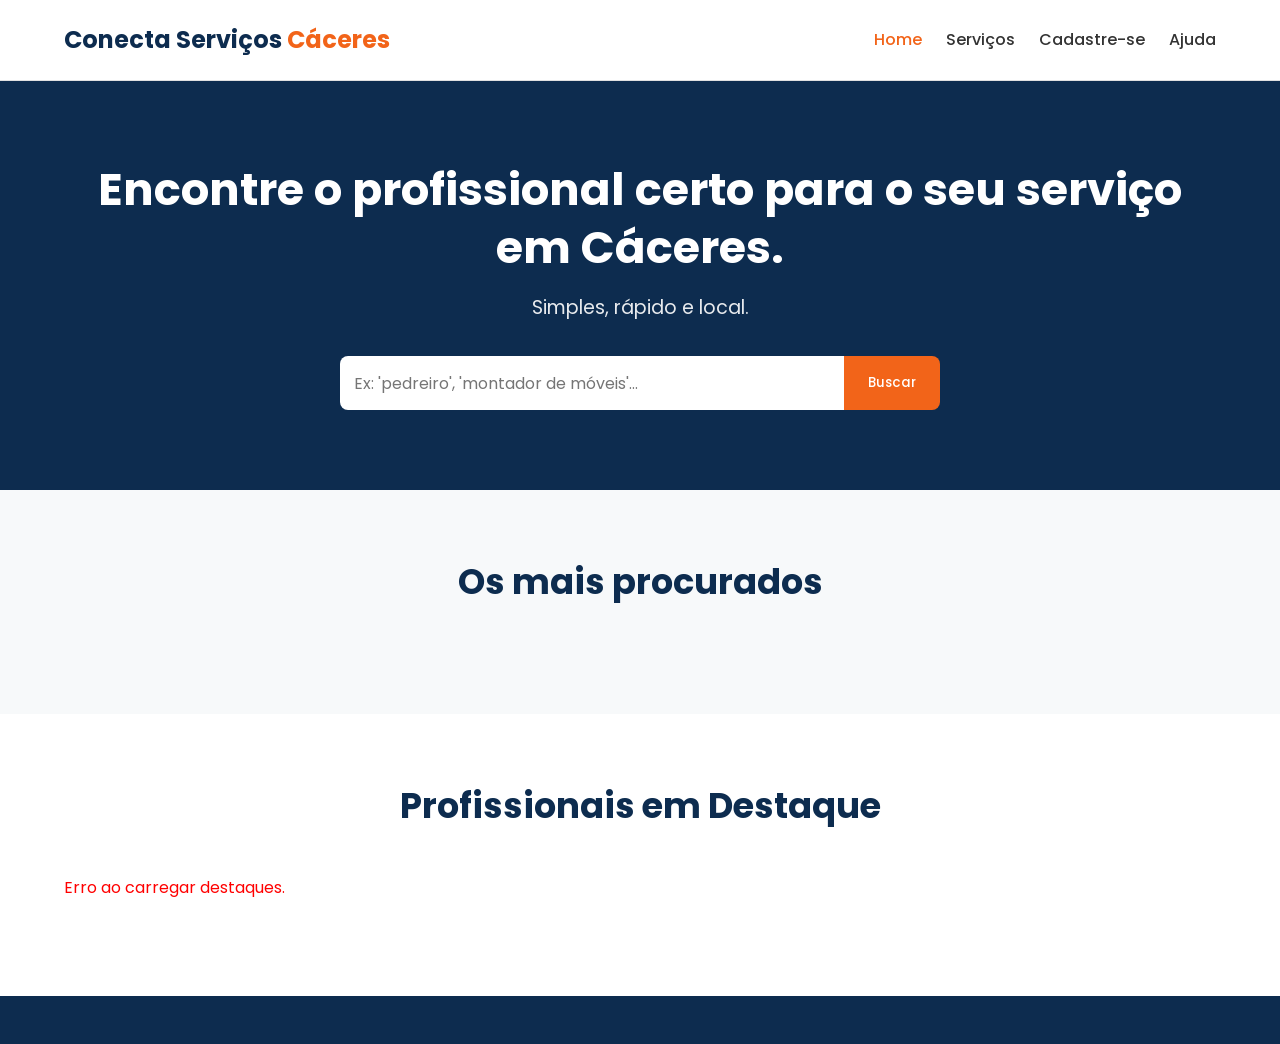
<file: catalogo/index.html>
<!DOCTYPE html>
<html lang="pt-br">
<head>
    <meta charset="UTF-8">
    <meta name="viewport" content="width=device-width, initial-scale=1.0">
    <title>Conecta Serviços Cáceres - Encontre Profissionais Locais</title>
    <link rel="preconnect" href="https://fonts.googleapis.com">
    <link rel="preconnect" href="https://fonts.gstatic.com" crossorigin>
    <link href="https://fonts.googleapis.com/css2?family=Poppins:wght@400;500;700&display=swap" rel="stylesheet">
    <link rel="stylesheet" href="style.css">
</head>
<body>

    <header class="header">
        <div class="container">
            <nav class="navbar">
                <a href="index.html" class="logo">Conecta Serviços <strong>Cáceres</strong></a>
                <ul class="nav-menu">
                    <li><a href="index.html" class="nav-link active">Home</a></li>
                    <li><a href="servicos.html" class="nav-link">Serviços</a></li>
                    <li><a href="cadastro.html" class="nav-link">Cadastre-se</a></li>
                    <li><a href="ajuda.html" class="nav-link">Ajuda</a></li>
                </ul>
                <div class="hamburger">
                    <span class="bar"></span>
                    <span class="bar"></span>
                    <span class="bar"></span>
                </div>
            </nav>
        </div>
    </header>

    <main>
        <section class="hero">
            <div class="container">
                <h1>Encontre o profissional certo para o seu serviço em Cáceres.</h1>
                <p>Simples, rápido e local.</p>
                <form class="search-bar">
                    <input type="text" placeholder="Ex: 'pedreiro', 'montador de móveis'...">
                    <button type="submit" class="btn btn-primary">Buscar</button>
                </form>
            </div>
        </section>

        <section class="popular-services">
            <div class="container">
                <h2>Os mais procurados</h2>
                <div class="services-grid">
                    </div>
            </div>
        </section>

        <section class="featured-pros">
            <div class="container">
                <h2>Profissionais em Destaque</h2>
                <div class="pros-grid" id="lista-destaques">
                    <p>Carregando destaques...</p>
                </div>
            </div>
        </section>

    </main>

    <footer class="footer">
        </footer>

    <script src="script.js"></script>

    <script>
    document.addEventListener('DOMContentLoaded', async () => {
        const container = document.getElementById('lista-destaques');
        try {
            // Usa o caminho relativo para a API
            const response = await fetch('api/destaques.php');
            const destaques = await response.json();
            
            container.innerHTML = ''; // Limpa "Carregando..."
            
            if (destaques.length === 0) {
                 container.innerHTML = '<p>Nenhum destaque no momento.</p>';
                 return;
            }

            destaques.forEach(servico => {
                const card = document.createElement('article');
                card.className = 'provider-card';
                
                const imageUrl = servico.imagem_url ? servico.imagem_url : 'https://via.placeholder.com/80';
                const telefoneLimpo = servico.telefone.replace(/\D/g, '');
                const local = servico.local_bairro ? servico.local_bairro : 'Cáceres-MT';

                card.innerHTML = `
                    <img src="${imageUrl}" alt="${servico.nome}">
                    <div class="provider-info">
                        <h3>${servico.nome}</h3>
                        <span class="service-tag">${servico.tipo_servico}</span>
                        <span class="location-tag">${local}</span>
                        <a href="https://wa.me/55${telefoneLimpo}" target="_blank" class="btn btn-whatsapp">
                            Chamar no WhatsApp
                        </a>
                    </div>
                `;
                container.appendChild(card);
            });
        } catch (error) {
            container.innerHTML = '<p style="color: red;">Erro ao carregar destaques.</p>';
        }
    });
    </script>
</body>
</html>
</file>
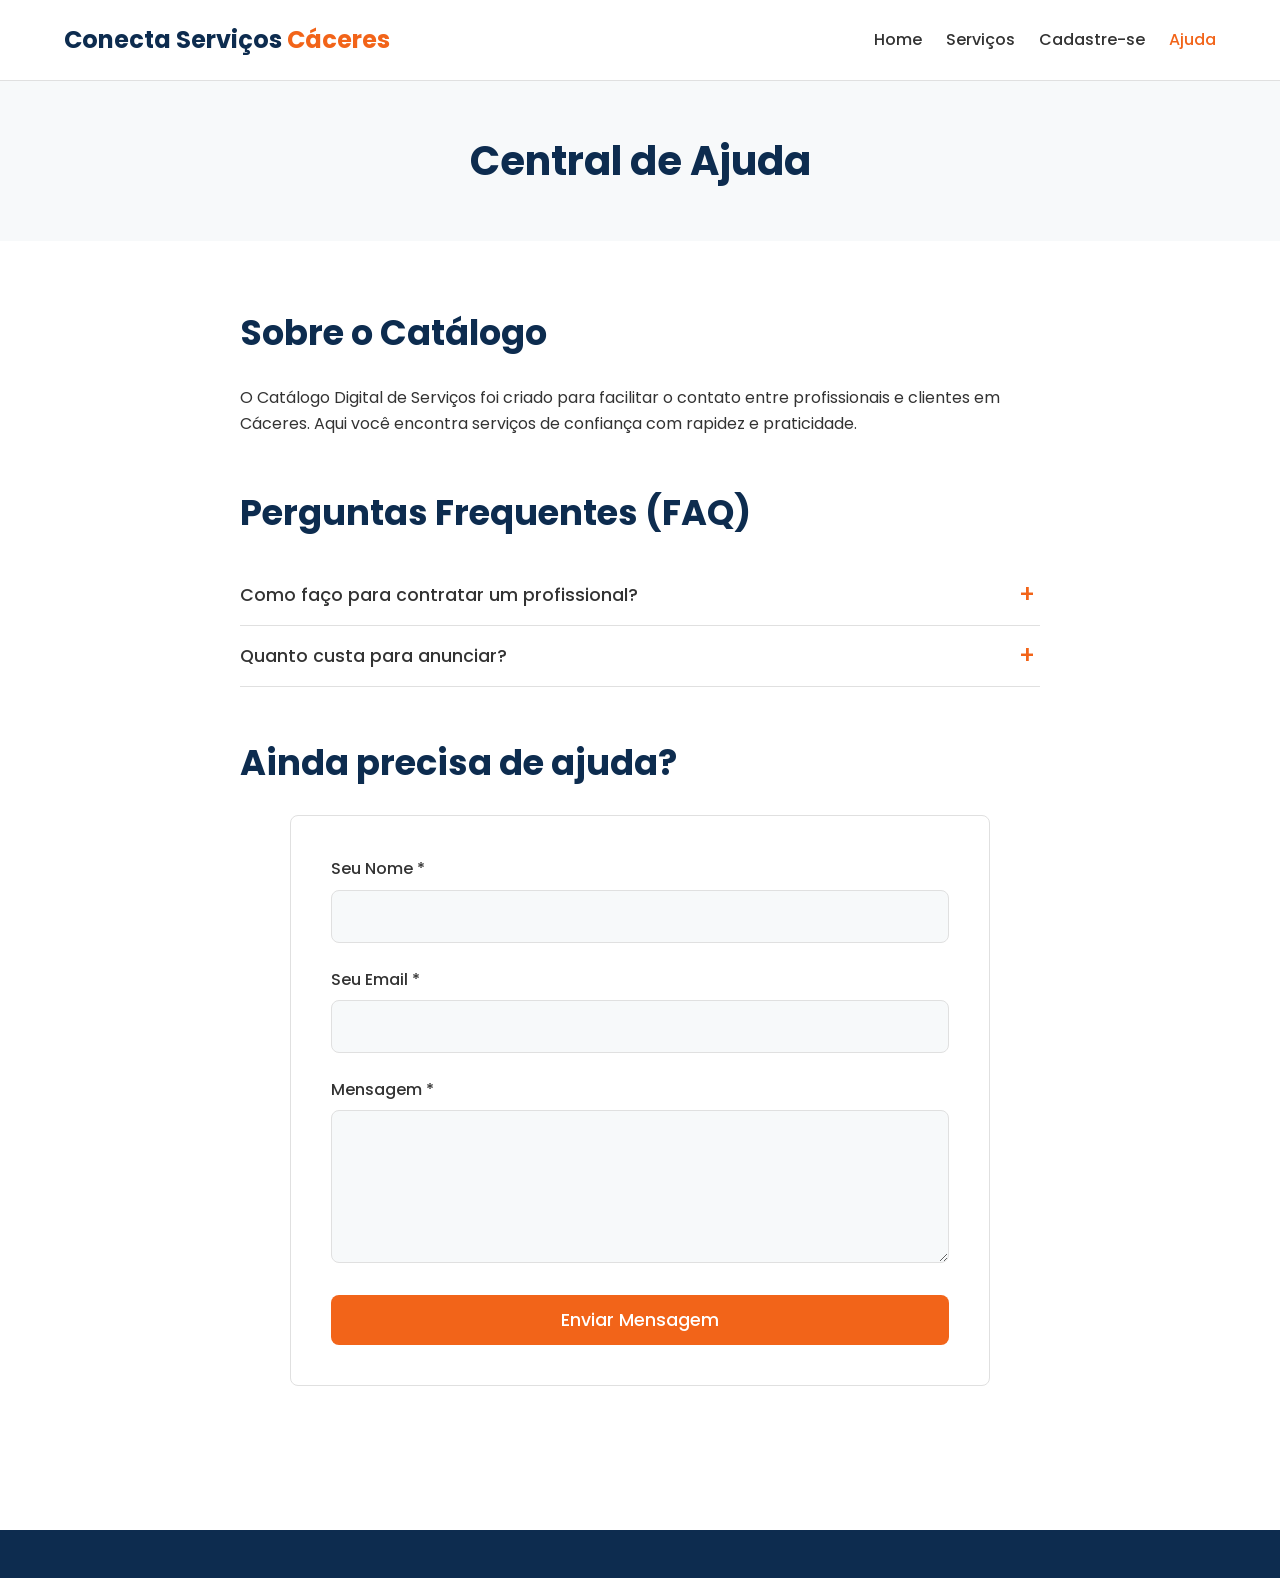
<file: catalogo/ajuda.html>
<!DOCTYPE html>
<html lang="pt-br">
<head>
    <meta charset="UTF-8">
    <meta name="viewport" content="width=device-width, initial-scale=1.0">
    <title>Ajuda - Conecta Serviços Cáceres</title>
    <link rel="preconnect" href="https://fonts.googleapis.com">
    <link rel="preconnect" href="https://fonts.gstatic.com" crossorigin>
    <link href="https://fonts.googleapis.com/css2?family=Poppins:wght@400;500;700&display=swap" rel="stylesheet">
    <link rel="stylesheet" href="style.css">
</head>
<body>

    <header class="header">
        <div class="container">
            <nav class="navbar">
                <a href="index.html" class="logo">Conecta Serviços <strong>Cáceres</strong></a>
                <ul class="nav-menu">
                    <li><a href="index.html" class="nav-link">Home</a></li>
                    <li><a href="servicos.html" class="nav-link">Serviços</a></li>
                    <li><a href="cadastro.html" class="nav-link">Cadastre-se</a></li>
                    <li><a href="ajuda.html" class="nav-link active">Ajuda</a></li>
                </ul>
                <div class="hamburger">
                    <span class="bar"></span>
                    <span class="bar"></span>
                    <span class="bar"></span>
                </div>
            </nav>
        </div>
    </header>

    <main>
        <section class="page-header">
            <div class="container">
                <h1>Central de Ajuda</h1>
            </div>
        </section>

        <section class="help-section">
            <div class="container">
                <div class="help-content">
                    <div class="help-intro">
                        <h2>Sobre o Catálogo</h2>
                        <p>O Catálogo Digital de Serviços foi criado para facilitar o contato entre profissionais e clientes em Cáceres. Aqui você encontra serviços de confiança com rapidez e praticidade.</p>
                    </div>

                    <div class="faq">
                        <h2>Perguntas Frequentes (FAQ)</h2>
                        <details class="faq-item">
                            <summary>Como faço para contratar um profissional?</summary>
                            <p>É simples! Basta navegar pelos serviços, escolher o profissional e clicar no botão "Chamar no WhatsApp" para entrar em contato direto com ele.</p>
                        </details>
                        <details class="faq-item">
                            <summary>Quanto custa para anunciar?</summary>
                            <p>Temos planos a partir de R$10/mês. Veja na página "Cadastre-se" a opção que mais combina com você.</p>
                        </details>
                    </div>

                    <div class="support-form">
                        <h2>Ainda precisa de ajuda?</h2>
                        <form class="main-form" action="#" method="POST">
                            <div class="form-group">
                                <label for="nome-suporte">Seu Nome *</label>
                                <input type="text" id="nome-suporte" name="nome-suporte" required>
                            </div>
                            <div class="form-group">
                                <label for="email-suporte">Seu Email *</label>
                                <input type="email" id="email-suporte" name="email-suporte" required>
                            </div>
                            <div class="form-group">
                                <label for="mensagem-suporte">Mensagem *</label>
                                <textarea id="mensagem-suporte" name="mensagem-suporte" rows="5" required></textarea>
                            </div>
                            <button type="submit" class="btn btn-primary">Enviar Mensagem</button>
                        </form>
                    </div>
                </div>
            </div>
        </section>
    </main>

    <footer class="footer">
        </footer>

    <script src="script.js"></script>
</body>
</html>
</file>
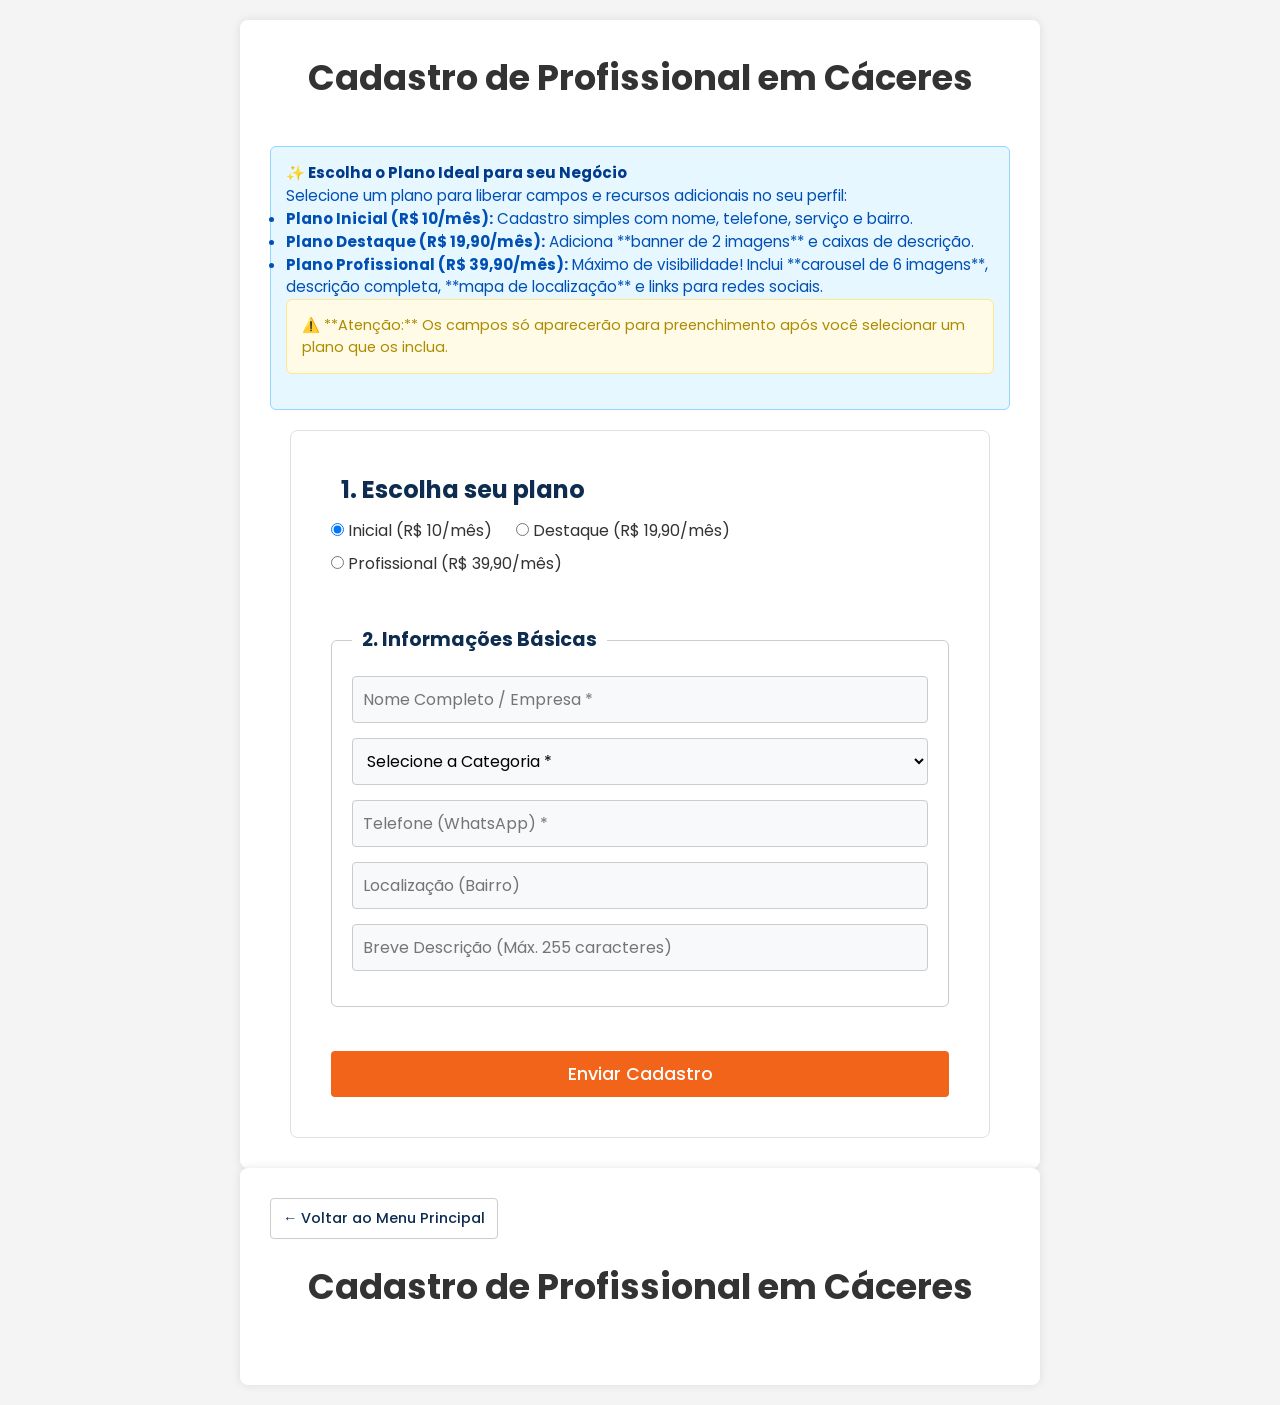
<file: catalogo/cadastro.html>
<!DOCTYPE html>
<html lang="pt-br">
<head>
    <meta charset="UTF-8">
    <meta name="viewport" content="width=device-width, initial-scale=1.0">
    <title>Cadastro de Prestador - Conecta Serviços</title>
    <link rel="stylesheet" href="style.css"> 
    
    <style>
        /* Estilos base para o formulário */
        body { font-family: Arial, sans-serif; background-color: #f4f4f4; padding: 20px; }
        .container { max-width: 800px; margin: auto; background: white; padding: 30px; border-radius: 8px; box-shadow: 0 0 10px rgba(0,0,0,0.1); }
        h2 { text-align: center; color: #333; }
        
        /* Estilos dos Fieldsets */
        fieldset { border: 1px solid #ccc; padding: 20px; margin-bottom: 20px; border-radius: 6px; }
        legend { font-size: 1.2rem; font-weight: bold; color: #0d2c4f; padding: 0 10px; }

        /* Estilos dos Grupos e Inputs */
        .form-group input[type="text"], 
        .form-group input[type="tel"], 
        .form-group input[type="file"],
        .form-group textarea,
        .form-group select {
            width: 100%;
            padding: 10px;
            margin-bottom: 15px;
            border: 1px solid #ccc;
            border-radius: 4px;
            box-sizing: border-box;
        }

        /* Estilo para Radio Buttons */
        .plan-selection label {
            display: inline-block;
            margin-right: 20px;
            font-weight: normal;
        }
        
        /* Estilos dos Botões e Mensagens */
        .btn-primary { background-color: #f26419; color: white; padding: 10px 15px; border: none; border-radius: 4px; cursor: pointer; }
        .btn-primary:hover { background-color: #0d2c4f; }
        #form-message { margin-top: 15px; padding: 10px; border-radius: 4px; }
        
        /* Estilos dos Quadros de Ajuda (do código anterior) */
        .help-box, .warning-box {
            padding: 15px;
            border-radius: 6px;
            margin-bottom: 20px;
            font-size: 0.95rem;
            line-height: 1.5;
        }
        .help-box { background-color: #e6f7ff; border: 1px solid #91d5ff; color: #0050b3; }
        .help-box h4 { color: #003a8c; margin-top: 0; }
        .warning-box { background-color: #fffbe6; border: 1px solid #ffe58f; color: #ad8b00; }
    </style>
</head>
<body>
    <div class="container">
        <h2>Cadastro de Profissional em Cáceres</h2>

        <div class="help-box">
            <h4>✨ Escolha o Plano Ideal para seu Negócio</h4>
            <p>Selecione um plano para liberar campos e recursos adicionais no seu perfil:</p>
            <ul>
                <li>
                    <strong>Plano Inicial (R$ 10/mês):</strong> Cadastro simples com nome, telefone, serviço e bairro.
                </li>
                <li>
                    <strong>Plano Destaque (R$ 19,90/mês):</strong> Adiciona **banner de 2 imagens** e caixas de descrição.
                </li>
                <li>
                    <strong>Plano Profissional (R$ 39,90/mês):</strong> Máximo de visibilidade! Inclui **carousel de 6 imagens**, descrição completa, **mapa de localização** e links para redes sociais.
                </li>
            </ul>
            <p class="warning-box" style="font-size:0.9rem;">
                ⚠️ **Atenção:** Os campos só aparecerão para preenchimento após você selecionar um plano que os inclua.
            </p>
        </div>
        <form class="main-form" id="form-cadastro" enctype="multipart/form-data">
            
            <fieldset class="form-group plan-selection">
                <legend>1. Escolha seu plano</legend>
                <label><input type="radio" name="plano" value="inicial" checked> Inicial (R$ 10/mês)</label>
                <label><input type="radio" name="plano" value="destaque"> Destaque (R$ 19,90/mês)</label>
                <label><input type="radio" name="plano" value="profissional"> Profissional (R$ 39,90/mês)</label>
            </fieldset>

            <fieldset class="form-group">
                <legend>2. Informações Básicas</legend>
                <input type="text" name="nome" placeholder="Nome Completo / Empresa *" required>
                <select name="servico" required>
    <option value="">Selecione a Categoria *</option>
    
    <optgroup label="Construção e Reformas">
        <option value="pedreiro">Pedreiro</option>
        <option value="eletricista">Eletricista</option>
        <option value="encanador">Encanador/Bombeiro Hidráulico</option>
        <option value="pintor">Pintor</option>
        <option value="gesseiro">Gesseiro/Drywall</option>
        <option value="serralheiro">Serralheiro</option>
        <option value="telhadista">Telhadista</option>
    </optgroup>

    <optgroup label="Serviços Domésticos e Gerais">
        <option value="diarista">Diarista/Faxineira</option>
        <option value="jardineiro">Jardineiro</option>
        <option value="piscineiro">Piscineiro</option>
        <option value="dedetizador">Dedetizador</option>
        <option value="montador">Montador de Móveis</option>
        <option value="chaveiro">Chaveiro</option>
    </optgroup>

    <optgroup label="Tecnologia e Eletrônica">
        <option value="tecnico_informatica">Técnico em Informática</option>
        <option value="tecnico_celular">Técnico de Celular/Tablet</option>
        <option value="ar_condicionado">Instalação/Manutenção de Ar Condicionado</option>
        <option value="antenas">Instalador de Antenas e TV</option>
    </optgroup>

    <optgroup label="Estética e Saúde">
        <option value="cabeleireiro">Cabeleireiro(a) / Barbeiro(a)</option>
        <option value="manicure">Manicure / Pedicure</option>
        <option value="massagista">Massagista</option>
        <option value="nutricionista">Nutricionista</option>
    </optgroup>

    <optgroup label="Serviços Automotivos">
        <option value="mecanico">Mecânico Geral</option>
        <option value="borracheiro">Borracheiro</option>
        <option value="lavajato">Lava Jato / Estética Automotiva</option>
    </optgroup>
    
    <option value="outros">Outros Serviços</option>

</select>
                <input type="tel" name="telefone" placeholder="Telefone (WhatsApp) *" required>
                <input type="text" name="local" placeholder="Localização (Bairro)">
                <input type="text" name="descricao_curta" placeholder="Breve Descrição (Máx. 255 caracteres)" required>
            </fieldset>
            
            <fieldset class="form-group extra-fields" id="campos-destaque" style="display:none;">
                <legend>3. Conteúdo Avançado (Plano Destaque)</legend>
                <textarea name="especialidades" rows="3" placeholder="Especialidades: Foco e Diferenciais"></textarea>
                <input type="text" name="tempo_experiencia" placeholder="Tempo de Experiência (Ex: 5 anos)">
                <input type="text" name="horario_atendimento" placeholder="Horário de Atendimento (Ex: Seg-Sex, 8h-18h)">
                
                <label class="upload-label">Upload de Banners (Plano Destaque: Max 2)</label>
                <input type="file" name="imagem1" accept="image/*">
                <input type="file" name="imagem2" accept="image/*">
            </fieldset>

            <fieldset class="form-group extra-fields" id="campos-profissional" style="display:none;">
                <legend>4. Recursos Exclusivos (Plano Profissional)</legend>
                <textarea name="descricao_completa" rows="6" placeholder="Descrição Completa dos Serviços (Detalhada)"></textarea>
                
                <input type="text" name="localizacao" placeholder="Endereço ou Coordenadas para Mapa (Ex: -16.079201, -57.653456)">

                <input type="text" name="facebook" placeholder="Link do Facebook (opcional)">
                <input type="text" name="instagram" placeholder="Link do Instagram (opcional)">

                <label class="upload-label">Banners Adicionais (Total de 6)</label>
                <input type="file" name="imagem3" accept="image/*">
                <input type="file" name="imagem4" accept="image/*">
                <input type="file" name="imagem5" accept="image/*">
                <input type="file" name="imagem6" accept="image/*">
            </fieldset>
            
            <div id="form-message"></div>
            <button type="submit" class="btn btn-primary" id="btn-submit">Enviar Cadastro</button>
        </form>
    </div>

    <script>
    document.addEventListener('DOMContentLoaded', () => {
        const radios = document.querySelectorAll('input[name="plano"]');
        const destaque = document.getElementById('campos-destaque');
        const profissional = document.getElementById('campos-profissional');

        function updateFields() {
            const plano = document.querySelector('input[name="plano"]:checked').value;
            
            // Lógica para mostrar/esconder os campos adicionais
            destaque.style.display = (plano !== 'inicial') ? 'block' : 'none';
            profissional.style.display = (plano === 'profissional') ? 'block' : 'none';
        }

        radios.forEach(radio => radio.addEventListener('change', updateFields));
        updateFields(); // Executa na carga para garantir o estado inicial

        // Lógica de envio do formulário (mantida igual)
        document.getElementById('form-cadastro').addEventListener('submit', async (event) => {
            event.preventDefault();
            const formData = new FormData(event.target);
            const submitButton = document.getElementById('btn-submit');
            const messageDiv = document.getElementById('form-message');

            submitButton.disabled = true; submitButton.textContent = 'Enviando...'; messageDiv.textContent = '';
            
            try {
                const response = await fetch('api/cadastro.php', { method: 'POST', body: formData });
                const result = await response.json();
                messageDiv.style.color = response.ok ? 'green' : 'red';
                messageDiv.textContent = result.message;
                if (response.ok) event.target.reset();
            } catch (error) {
                messageDiv.style.color = 'red';
                messageDiv.textContent = 'Erro de rede ou XAMPP. Tente novamente.';
            } finally {
                submitButton.disabled = false; submitButton.textContent = 'Enviar Cadastro';
            }
        });
    });
    </script>
</body>
</html>
<div class="container">
    <a href="index.html" class="btn btn-back">← Voltar ao Menu Principal</a>
    <h2>Cadastro de Profissional em Cáceres</h2>
    </div>

<style>
/* Estilo para Botão Voltar */
.btn-back {
    display: inline-block;
    background-color: transparent;
    color: #0d2c4f; /* Cor principal */
    border: 1px solid #ccc;
    padding: 8px 12px;
    margin-bottom: 20px;
    text-decoration: none;
    border-radius: 4px;
    font-size: 0.9rem;
}
.btn-back:hover {
    background-color: #f0f0f0;
}
</style>
</file>
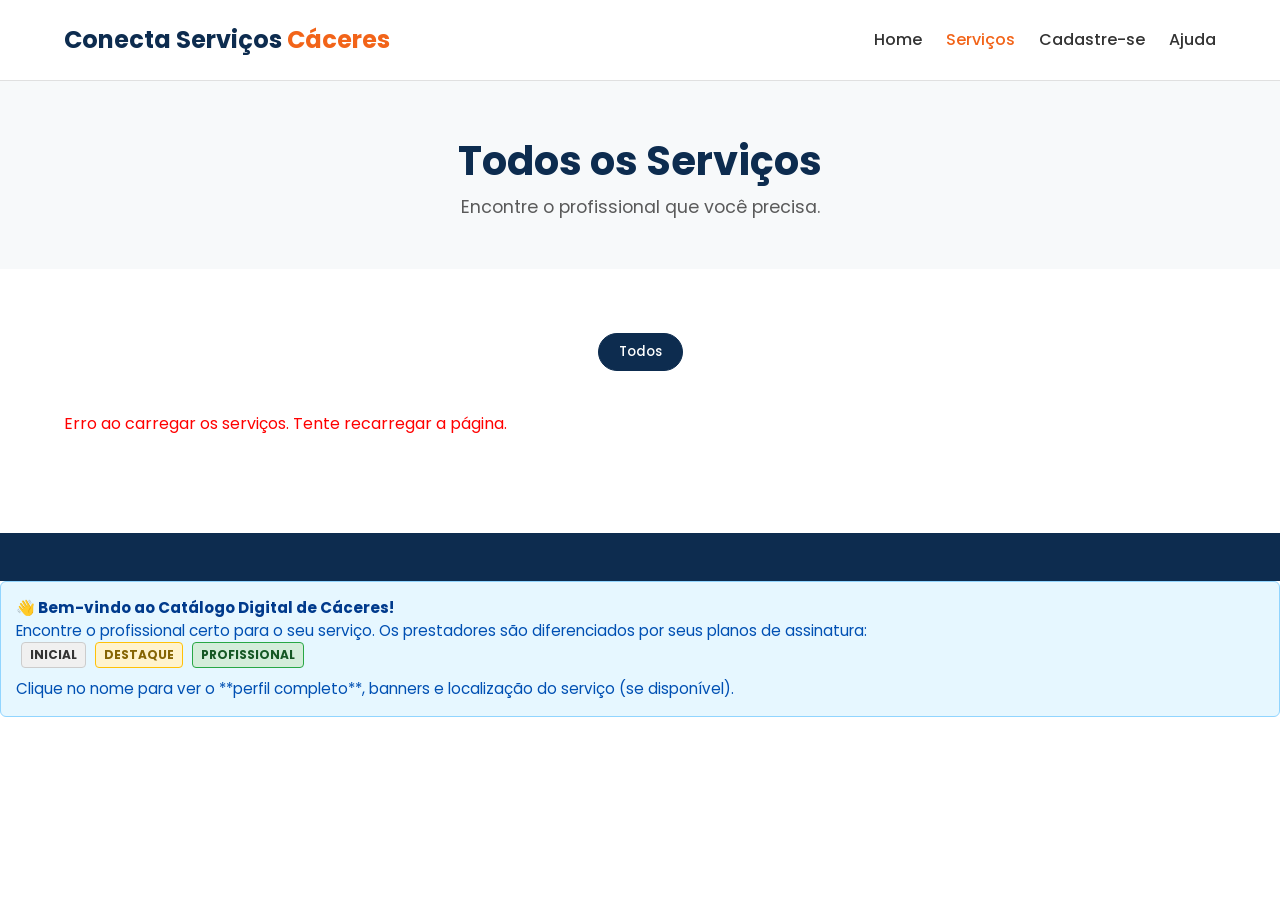
<file: catalogo/servicos.html>
<!DOCTYPE html>
<html lang="pt-br">
<head>
    <meta charset="UTF-8">
    <meta name="viewport" content="width=device-width, initial-scale=1.0">
    <title>Serviços - Conecta Serviços Cáceres</title>
    <link rel="preconnect" href="https://fonts.googleapis.com">
    <link rel="preconnect" href="https://fonts.gstatic.com" crossorigin>
    <link href="https://fonts.googleapis.com/css2?family=Poppins:wght@400;500;700&display=swap" rel="stylesheet">
    <link rel="stylesheet" href="style.css">
</head>
<body>
    
    <header class="header">
        <div class="container">
            <nav class="navbar">
                <a href="index.html" class="logo">Conecta Serviços <strong>Cáceres</strong></a>
                <ul class="nav-menu">
                    <li><a href="index.html" class="nav-link">Home</a></li>
                    <li><a href="servicos.html" class="nav-link active">Serviços</a></li>
                    <li><a href="cadastro.html" class="nav-link">Cadastre-se</a></li>
                    <li><a href="ajuda.html" class="nav-link">Ajuda</a></li>
                </ul>
                <div class="hamburger">
                    <span class="bar"></span>
                    <span class="bar"></span>
                    <span class="bar"></span>
                </div>
            </nav>
        </div>
    </header>

    <main>
        <section class="page-header">
            <div class="container">
                <h1>Todos os Serviços</h1>
                <p>Encontre o profissional que você precisa.</p>
            </div>
        </section>

        <section class="services-page">
            <div class="container">
                <div class="category-filters">
                    <button class="filter-btn active">Todos</button>
                    </div>

                <div class="providers-list" id="lista-de-servicos">
                    <p>Carregando profissionais...</p>
                </div>
            </div>
        </section>
    </main>

    <footer class="footer">
        </footer>

    <script src="script.js"></script>

    <script>
    document.addEventListener('DOMContentLoaded', async () => {
        const container = document.getElementById('lista-de-servicos');

        try {
            // Usa o caminho relativo para a API
            const response = await fetch('api/listar_servicos.php');
            const servicos = await response.json();

            if (servicos.length === 0) {
                container.innerHTML = '<p>Nenhum serviço aprovado encontrado no momento.</p>';
                return;
            }

            container.innerHTML = ''; // Limpa o "Carregando..."

            servicos.forEach(servico => {
                const card = document.createElement('article');
                card.className = 'provider-card';
                
                const imageUrl = servico.imagem_url ? servico.imagem_url : 'https://via.placeholder.com/80';
                const telefoneLimpo = servico.telefone.replace(/\D/g, '');
                const local = servico.local_bairro ? servico.local_bairro : 'Cáceres-MT';

                card.innerHTML = `
                    <img src="${imageUrl}" alt="${servico.nome}">
                    <div class="provider-info">
                        <h3>${servico.nome}</h3>
                        <span class="service-tag">${servico.tipo_servico}</span>
                        <span class="location-tag">${local}</span>
                        <a href="https://wa.me/55${telefoneLimpo}" target="_blank" class="btn btn-whatsapp">
                            Chamar no WhatsApp
                        </a>
                    </div>
                `;
                container.appendChild(card);
            });

        } catch (error) {
            container.innerHTML = '<p style="color: red;">Erro ao carregar os serviços. Tente recarregar a página.</p>';
        }
    });
    </script>
</body>
</html>
<div class="help-box">
    <h4>👋 Bem-vindo ao Catálogo Digital de Cáceres!</h4>
    <p>Encontre o profissional certo para o seu serviço. Os prestadores são diferenciados por seus planos de assinatura:</p>
    <div>
        <span class="plano-selo" data-plano="inicial">INICIAL</span>
        <span class="plano-selo" data-plano="destaque">DESTAQUE</span>
        <span class="plano-selo" data-plano="profissional">PROFISSIONAL</span>
    </div>
    <p style="margin-top: 10px;">Clique no nome para ver o **perfil completo**, banners e localização do serviço (se disponível).</p>
</div>
</file>
<file: catalogo/style.css>
/* Ponto 8: Tipografia (Poppins) e Reset Global */
@import url('https://fonts.googleapis.com/css2?family=Poppins:wght@400;500;700&display=swap');

* {
    margin: 0;
    padding: 0;
    box-sizing: border-box;
    font-family: 'Poppins', -apple-system, BlinkMacSystemFont, 'Segoe UI', Roboto, Helvetica, Arial, sans-serif;
}

/* Ponto 8: Paleta de Cores */
:root {
    --primary-blue: #0d2c4f;
    --primary-orange: #f26419;
    --white: #ffffff;
    --light-gray: #f7f9fa;
    --medium-gray: #e0e0e0;
    --dark-text: #333333;
    --green-whatsapp: #25D366;
}

body {
    background-color: var(--white);
    color: var(--dark-text);
    line-height: 1.6;
}

.container {
    max-width: 1200px;
    margin: 0 auto;
    padding: 0 1.5rem;
}

/* Ponto 1: Cabeçalho e Navegação */
.header {
    background-color: var(--white);
    border-bottom: 1px solid var(--medium-gray);
    position: sticky;
    top: 0;
    z-index: 1000;
}
.navbar {
    display: flex;
    justify-content: space-between;
    align-items: center;
    height: 80px;
}
.logo {
    font-size: 1.5rem;
    font-weight: 700;
    color: var(--primary-blue);
    text-decoration: none;
}
.logo strong { color: var(--primary-orange); }
.nav-menu { display: flex; list-style: none; gap: 1.5rem; }
.nav-link {
    text-decoration: none;
    color: var(--dark-text);
    font-weight: 500;
    font-size: 1rem;
    transition: color 0.3s ease;
}
.nav-link:hover, .nav-link.active { color: var(--primary-orange); }
.hamburger { display: none; cursor: pointer; }
.bar { display: block; width: 25px; height: 3px; margin: 5px auto; background-color: var(--primary-blue); transition: all 0.3s ease-in-out; }

/* Botões Globais */
.btn { display: inline-block; padding: 0.75rem 1.5rem; border: none; border-radius: 8px; text-decoration: none; font-weight: 500; cursor: pointer; transition: background-color 0.3s ease, transform 0.2s ease; }
.btn-primary { background-color: var(--primary-orange); color: var(--white); }
.btn-primary:hover { background-color: #d9530f; transform: translateY(-2px); }
.btn-whatsapp { background-color: var(--green-whatsapp); color: var(--white); font-size: 0.9rem; text-align: center; width: 100%; margin-top: 1rem; }
.btn-whatsapp:hover { background-color: #20b056; }

/* Ponto 2: Página Inicial - Hero */
.hero { background-color: var(--primary-blue); color: var(--white); padding: 5rem 0; text-align: center; }
.hero h1 { font-size: 2.8rem; margin-bottom: 1rem; line-height: 1.3; }
.hero p { font-size: 1.2rem; margin-bottom: 2rem; opacity: 0.9; }
.search-bar { display: flex; justify-content: center; max-width: 600px; margin: 0 auto; }
.search-bar input { flex-grow: 1; padding: 0.9rem; font-size: 1rem; border: none; border-radius: 8px 0 0 8px; }
.search-bar button { border-radius: 0 8px 8px 0; }

/* Ponto 2: Serviços Populares */
.popular-services { padding: 4rem 0; background-color: var(--light-gray); }
h2 { text-align: center; font-size: 2.2rem; color: var(--primary-blue); margin-bottom: 2.5rem; }
.services-grid { display: grid; grid-template-columns: repeat(auto-fit, minmax(180px, 1fr)); gap: 1.5rem; }
.service-item { background-color: var(--white); border: 1px solid var(--medium-gray); border-radius: 8px; padding: 2rem; text-align: center; transition: transform 0.3s ease, box-shadow 0.3s ease; }
.service-item:hover { transform: translateY(-5px); box-shadow: 0 10px 20px rgba(0, 0, 0, 0.05); }
.service-item svg { width: 50px; height: 50px; color: var(--primary-orange); margin-bottom: 1rem; }
.service-item h3 { font-size: 1.1rem; color: var(--dark-text); }

/* Ponto 2 e 3: Destaques e Cards de Profissionais */
.featured-pros, .services-page { padding: 4rem 0; }
.pros-grid, .providers-list { display: grid; grid-template-columns: repeat(auto-fit, minmax(300px, 1fr)); gap: 2rem; }
.provider-card { background-color: var(--white); border: 1px solid var(--medium-gray); border-radius: 8px; box-shadow: 0 4px 12px rgba(0, 0, 0, 0.05); display: flex; padding: 1.5rem; gap: 1.5rem; align-items: flex-start; }
.provider-card img { width: 80px; height: 80px; border-radius: 50%; object-fit: cover; border: 2px solid var(--light-gray); }
.provider-info { flex-grow: 1; }
.provider-info h3 { font-size: 1.3rem; color: var(--primary-blue); margin-bottom: 0.25rem; }
.service-tag, .location-tag { display: inline-block; font-size: 0.85rem; padding: 0.25rem 0.75rem; border-radius: 15px; margin-bottom: 0.5rem; margin-right: 0.5rem; }
.service-tag { background-color: #fdecdb; color: #a7420f; }
.location-tag { background-color: #e0e8f0; color: var(--primary-blue); }

/* Ponto 3: Filtros da Página de Serviços */
.category-filters { display: flex; flex-wrap: wrap; justify-content: center; gap: 1rem; margin-bottom: 2.5rem; }
.filter-btn { padding: 0.5rem 1.25rem; border: 1px solid var(--medium-gray); background-color: var(--white); color: var(--dark-text); border-radius: 20px; cursor: pointer; font-weight: 500; transition: all 0.3s ease; }
.filter-btn:hover, .filter-btn.active { background-color: var(--primary-blue); color: var(--white); border-color: var(--primary-blue); }

/* Cabeçalho de Página Genérico */
.page-header { background-color: var(--light-gray); padding: 3rem 0; text-align: center; }
.page-header h1 { font-size: 2.5rem; color: var(--primary-blue); }
.page-header p { font-size: 1.1rem; color: var(--dark-text); opacity: 0.8; }

/* Ponto 4: Formulários */
.form-section, .help-section { padding: 4rem 0; }
.main-form { max-width: 700px; margin: 0 auto; background: var(--white); border: 1px solid var(--medium-gray); padding: 2.5rem; border-radius: 8px; }
.form-group { margin-bottom: 1.5rem; }
.form-group label { display: block; font-weight: 500; margin-bottom: 0.5rem; }
.form-group input[type="text"], .form-group input[type="tel"], .form-group input[type="email"], .form-group select, .form-group textarea { width: 100%; padding: 0.8rem; font-size: 1rem; border: 1px solid var(--medium-gray); border-radius: 8px; background-color: var(--light-gray); }
.main-form button { width: 100%; font-size: 1.1rem; }

/* Ponto 5: Página de Ajuda */
.help-content { max-width: 800px; margin: 0 auto; }
.help-intro, .faq, .support-form { margin-bottom: 3rem; }
.help-intro h2, .faq h2, .support-form h2 { text-align: left; margin-bottom: 1.5rem; }
.faq-item { border-bottom: 1px solid var(--medium-gray); padding: 1rem 0; }
.faq-item summary { font-weight: 500; font-size: 1.1rem; cursor: pointer; list-style: none; position: relative; padding-right: 2rem; }
.faq-item summary::-webkit-details-marker { display: none; }
.faq-item summary::after { content: '+'; position: absolute; right: 5px; top: 50%; transform: translateY(-50%); font-size: 1.5rem; color: var(--primary-orange); }
.faq-item[open] summary::after { content: '−'; }
.faq-item p { margin-top: 1rem; padding-left: 0.5rem; }

/* Ponto 1: Rodapé */
.footer { background-color: var(--primary-blue); color: var(--white); padding-top: 3rem; margin-top: 2rem; }
.footer-content { display: grid; grid-template-columns: repeat(auto-fit, minmax(250px, 1fr)); gap: 2rem; padding-bottom: 2rem; }
/* ... (Restante do CSS do rodapé) ... */
.footer-bottom { text-align: center; padding: 1.5rem 0; border-top: 1px solid #2a4a6e; opacity: 0.8; }

/* ======================================= */
/* Estilos para a Seção de Planos (Ponto 10) */
/* ======================================= */
.plan-selection { border: none; padding: 0; margin: 0; margin-bottom: 2.5rem; }
.plan-selection legend { font-size: 1.5rem; font-weight: 700; color: var(--primary-blue); margin-bottom: 0.5rem; }
.plan-options { display: grid; grid-template-columns: repeat(auto-fit, minmax(280px, 1fr)); gap: 1.5rem; }
.plan-card input[type="radio"] { display: none; }
.plan-card { display: block; border: 2px solid var(--medium-gray); border-radius: 8px; padding: 1.5rem; cursor: pointer; transition: all 0.3s ease; }
.plan-card:hover { border-color: var(--primary-orange); box-shadow: 0 4px 12px rgba(0, 0, 0, 0.05); }
.plan-card:has(input[type="radio"]:checked) { border-color: var(--primary-blue); background-color: var(--light-gray); box-shadow: 0 4px 12px rgba(0, 0, 0, 0.1); }
.plan-content h3 { font-size: 1.25rem; color: var(--primary-blue); }
.plan-content strong { font-size: 1.2rem; color: var(--primary-orange); margin: 0.25rem 0; display: block; }
.form-section fieldset { border: none; padding: 0; margin: 0; }
.form-section fieldset legend { font-size: 1.5rem; font-weight: 700; color: var(--primary-blue); margin-bottom: 1.5rem; }
.form-notice { font-size: 0.9rem; text-align: center; background-color: var(--light-gray); padding: 1rem; border-radius: 8px; margin-bottom: 1.5rem; }

/* Ponto 1: Responsividade (Mobile) */
@media (max-width: 768px) {
    .nav-menu { position: fixed; left: -100%; top: 80px; flex-direction: column; background-color: var(--white); width: 100%; text-align: center; transition: 0.3s; box-shadow: 0 10px 10px rgba(0, 0, 0, 0.1); }
    .nav-menu.active { left: 0; }
    .nav-menu li { padding: 1rem 0; border-bottom: 1px solid var(--light-gray); }
    .hamburger { display: block; }
    .hamburger.active .bar:nth-child(2) { opacity: 0; }
    .hamburger.active .bar:nth-child(1) { transform: translateY(8px) rotate(45deg); }
    .hamburger.active .bar:nth-child(3) { transform: translateY(-8px) rotate(-45deg); }
    .hero h1 { font-size: 2.2rem; }
    .search-bar { flex-direction: column; gap: 0.5rem; }
    .search-bar input, .search-bar button { border-radius: 8px; }
    .services-grid { grid-template-columns: repeat(2, 1fr); }
    .pros-grid, .providers-list { grid-template-columns: 1fr; }
    .provider-card { flex-direction: column; align-items: center; text-align: center; }
}
/* --- Estilos para Quadros de Mensagem (Ajuda e Alerta) --- */
.help-box, .message-box {
    padding: 15px;
    border-radius: 6px;
    margin-bottom: 20px;
    font-size: 0.95rem;
    line-height: 1.5;
}

.help-box {
    background-color: #e6f7ff; /* Azul claro */
    border: 1px solid #91d5ff;
    color: #0050b3;
}

.help-box h4 {
    color: #003a8c;
    margin-top: 0;
}

.warning-box {
    background-color: #fffbe6; /* Amarelo claro */
    border: 1px solid #ffe58f;
    color: #ad8b00;
}

/* --- Estilos para Selos de Planos nos Cards e Perfil --- */
.plano-selo, .plano-tag-inicial, .plano-tag-destaque, .plano-tag-profissional {
    display: inline-block;
    padding: 3px 8px;
    border-radius: 4px;
    font-size: 0.75rem;
    font-weight: bold;
    margin-left: 5px; /* Para separar do nome/título */
}

/* Cores do Plano Inicial (Neutro/Básico) */
.plano-tag-inicial, .plano-selo[data-plano="inicial"] {
    background-color: #f0f0f0;
    color: #333;
    border: 1px solid #ccc;
}

/* Cores do Plano Destaque (Atenção) */
.plano-tag-destaque, .plano-selo[data-plano="destaque"] {
    background-color: #fff3cd; 
    color: #856404;
    border: 1px solid #ffc107;
}

/* Cores do Plano Profissional (Premium) */
.plano-tag-profissional, .plano-selo[data-plano="profissional"] {
    background-color: #d4edda; 
    color: #155724;
    border: 1px solid #28a745;
}
</file>
